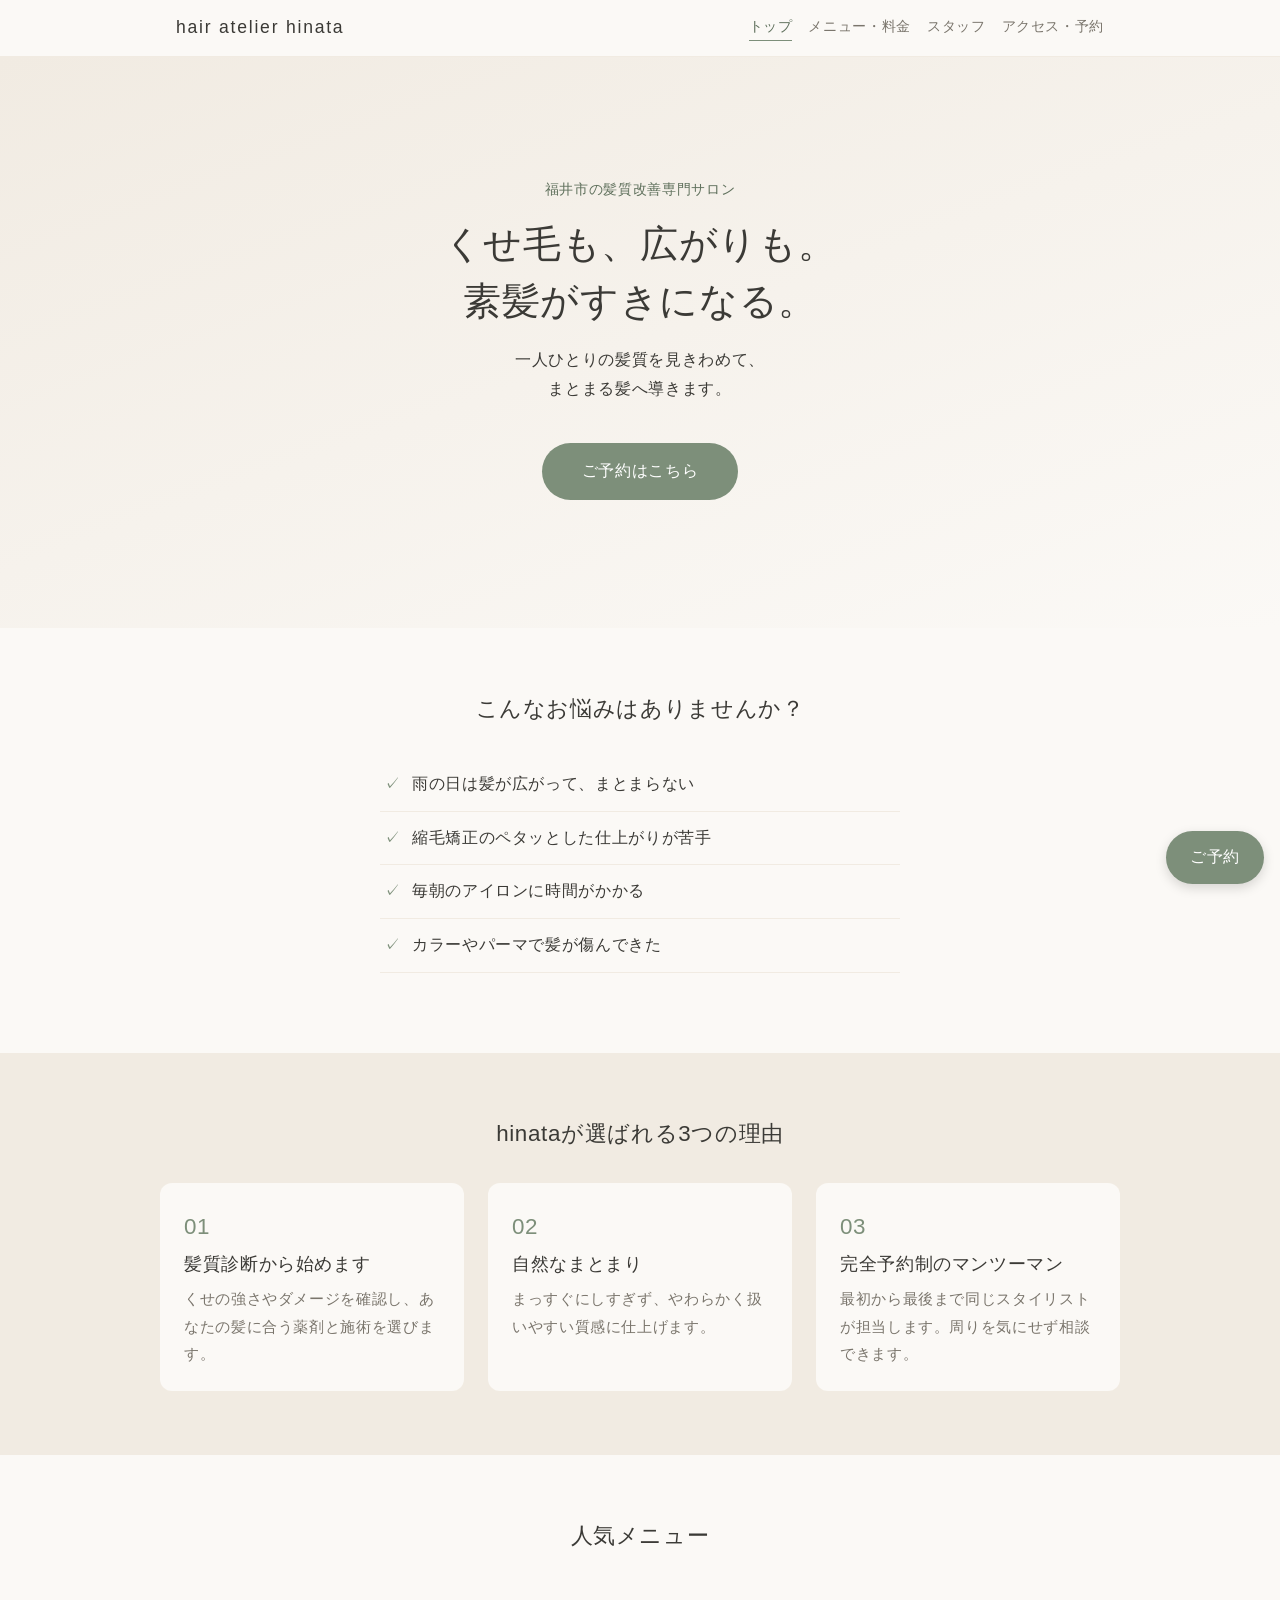
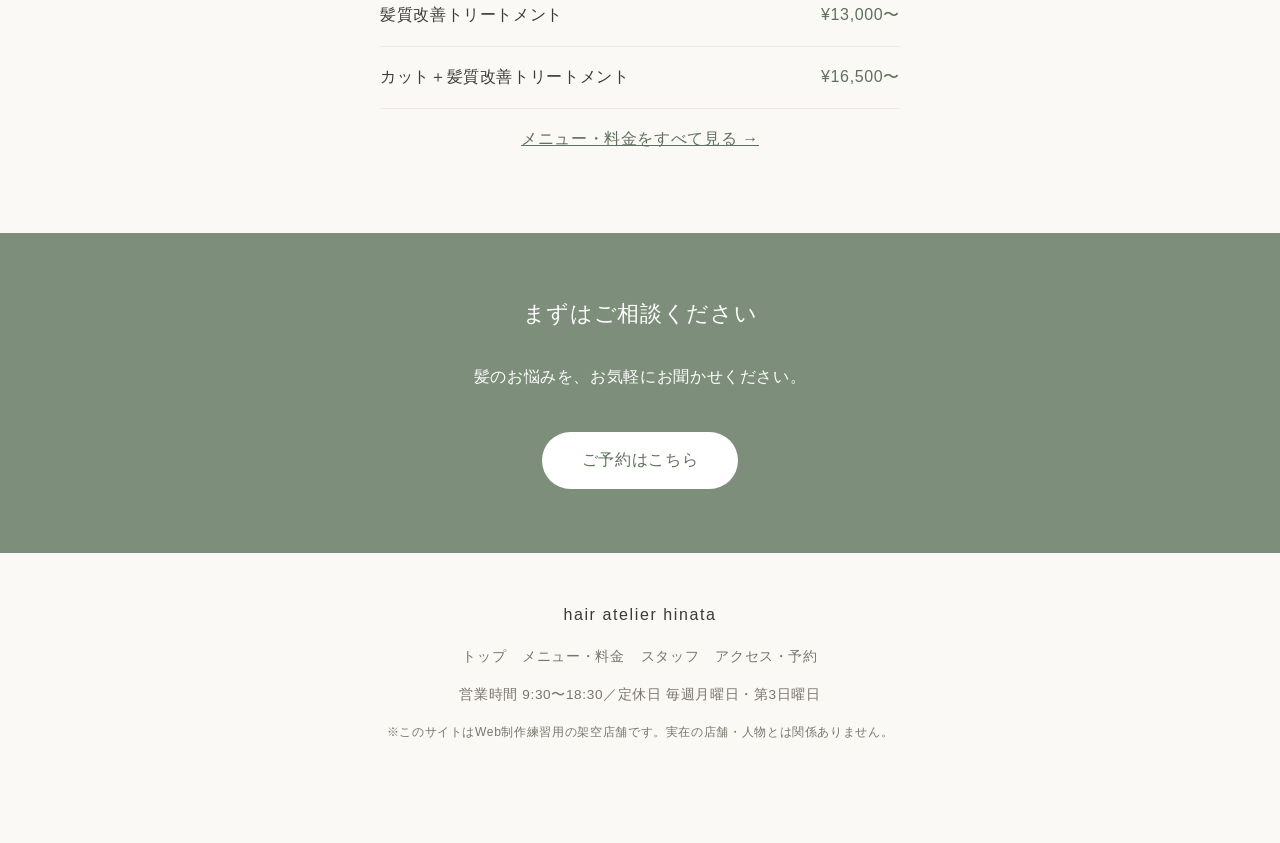
<file: index.html>
<!DOCTYPE html>
<html lang="ja">
<head>
  <!-- head：ページの設定。画面には表示されない -->
  <meta charset="UTF-8">
  <meta name="viewport" content="width=device-width, initial-scale=1">
  <!-- 練習用の架空店舗なので、検索結果に出さない -->
  <meta name="robots" content="noindex">
  <title>hair atelier hinata｜福井市の髪質改善専門サロン（練習用）</title>
  <meta name="description" content="福井市の髪質改善専門サロン hair atelier hinata（練習用の架空店舗）。くせ毛・広がりのお悩みに、完全予約制のマンツーマンで向き合います。">
  <link rel="stylesheet" href="css/style.css">
  <!-- JavaScriptが動く環境だけ「js」の目印を付ける（動かない環境では最初から全部表示される） -->
  <script>document.documentElement.classList.add('js');</script>
  <script src="js/main.js" defer></script>
</head>
<body>
  <!-- body：画面に表示される中身 -->

  <!-- ===== 共通ヘッダー（全ページ同じ。aria-current だけページごとに変える） ===== -->
  <header class="site-header">
    <div class="header-inner">
      <a href="index.html" class="logo">hair atelier hinata</a>
      <!-- スマホだけ表示するメニューボタン（三本線＝ハンバーガー） -->
      <button class="menu-toggle" type="button" aria-expanded="false" aria-controls="site-nav" aria-label="メニューを開く">
        <span></span>
      </button>
      <nav class="nav" id="site-nav">
        <a href="index.html" aria-current="page">トップ</a>
        <a href="menu.html">メニュー・料金</a>
        <a href="staff.html">スタッフ</a>
        <a href="access.html">アクセス・予約</a>
      </nav>
    </div>
  </header>

  <main>
    <!-- 最初に目に入るエリア（ファーストビュー） -->
    <section class="hero">
      <!-- 背景のスライドショー（今は色付きの枠。写真に差し替え可） -->
      <div class="hero-slides" aria-hidden="true">
        <span></span><span></span><span></span>
      </div>
      <p class="hero-sub">福井市の髪質改善専門サロン</p>
      <h1>くせ毛も、広がりも。<br>素髪がすきになる。</h1>
      <p>一人ひとりの髪質を見きわめて、<br>まとまる髪へ導きます。</p>
      <a href="access.html" class="btn">ご予約はこちら</a>
    </section>

    <!-- お客様の悩みに共感するエリア -->
    <section class="section">
      <h2>こんなお悩みはありませんか？</h2>
      <ul class="worries fade-in">
        <li>雨の日は髪が広がって、まとまらない</li>
        <li>縮毛矯正のペタッとした仕上がりが苦手</li>
        <li>毎朝のアイロンに時間がかかる</li>
        <li>カラーやパーマで髪が傷んできた</li>
      </ul>
    </section>

    <!-- お店の強み -->
    <section class="section section-alt">
      <h2>hinataが選ばれる3つの理由</h2>
      <div class="features">
        <div class="feature slide-left">
          <p class="feature-num">01</p>
          <h3>髪質診断から始めます</h3>
          <p>くせの強さやダメージを確認し、あなたの髪に合う薬剤と施術を選びます。</p>
        </div>
        <div class="feature fade-in">
          <p class="feature-num">02</p>
          <h3>自然なまとまり</h3>
          <p>まっすぐにしすぎず、やわらかく扱いやすい質感に仕上げます。</p>
        </div>
        <div class="feature slide-right">
          <p class="feature-num">03</p>
          <h3>完全予約制のマンツーマン</h3>
          <p>最初から最後まで同じスタイリストが担当します。周りを気にせず相談できます。</p>
        </div>
      </div>
    </section>

    <!-- 人気メニューの抜粋 -->
    <section class="section">
      <h2>人気メニュー</h2>
      <div class="menu-pickup fade-in">
        <div class="menu-item">
          <span>髪質改善トリートメント</span>
          <span class="price">¥13,000〜</span>
        </div>
        <div class="menu-item">
          <span>カット＋髪質改善トリートメント</span>
          <span class="price">¥16,500〜</span>
        </div>
      </div>
      <p class="center"><a href="menu.html" class="link">メニュー・料金をすべて見る →</a></p>
    </section>

    <!-- 予約を促すエリア -->
    <section class="cta">
      <h2>まずはご相談ください</h2>
      <p>髪のお悩みを、お気軽にお聞かせください。</p>
      <a href="access.html" class="btn">ご予約はこちら</a>
    </section>
  </main>

  <!-- ===== 共通フッター（全ページ同じ） ===== -->
  <footer class="site-footer">
    <p class="footer-logo">hair atelier hinata</p>
    <nav class="footer-nav">
      <a href="index.html">トップ</a>
      <a href="menu.html">メニュー・料金</a>
      <a href="staff.html">スタッフ</a>
      <a href="access.html">アクセス・予約</a>
    </nav>
    <p>営業時間 9:30〜18:30／定休日 毎週月曜日・第3日曜日</p>
    <p class="notice">※このサイトはWeb制作練習用の架空店舗です。実在の店舗・人物とは関係ありません。</p>
  </footer>

  <!-- 画面の右下に常に表示する予約ボタン -->
  <a href="access.html" class="fixed-reserve">ご予約</a>
</body>
</html>
</file>
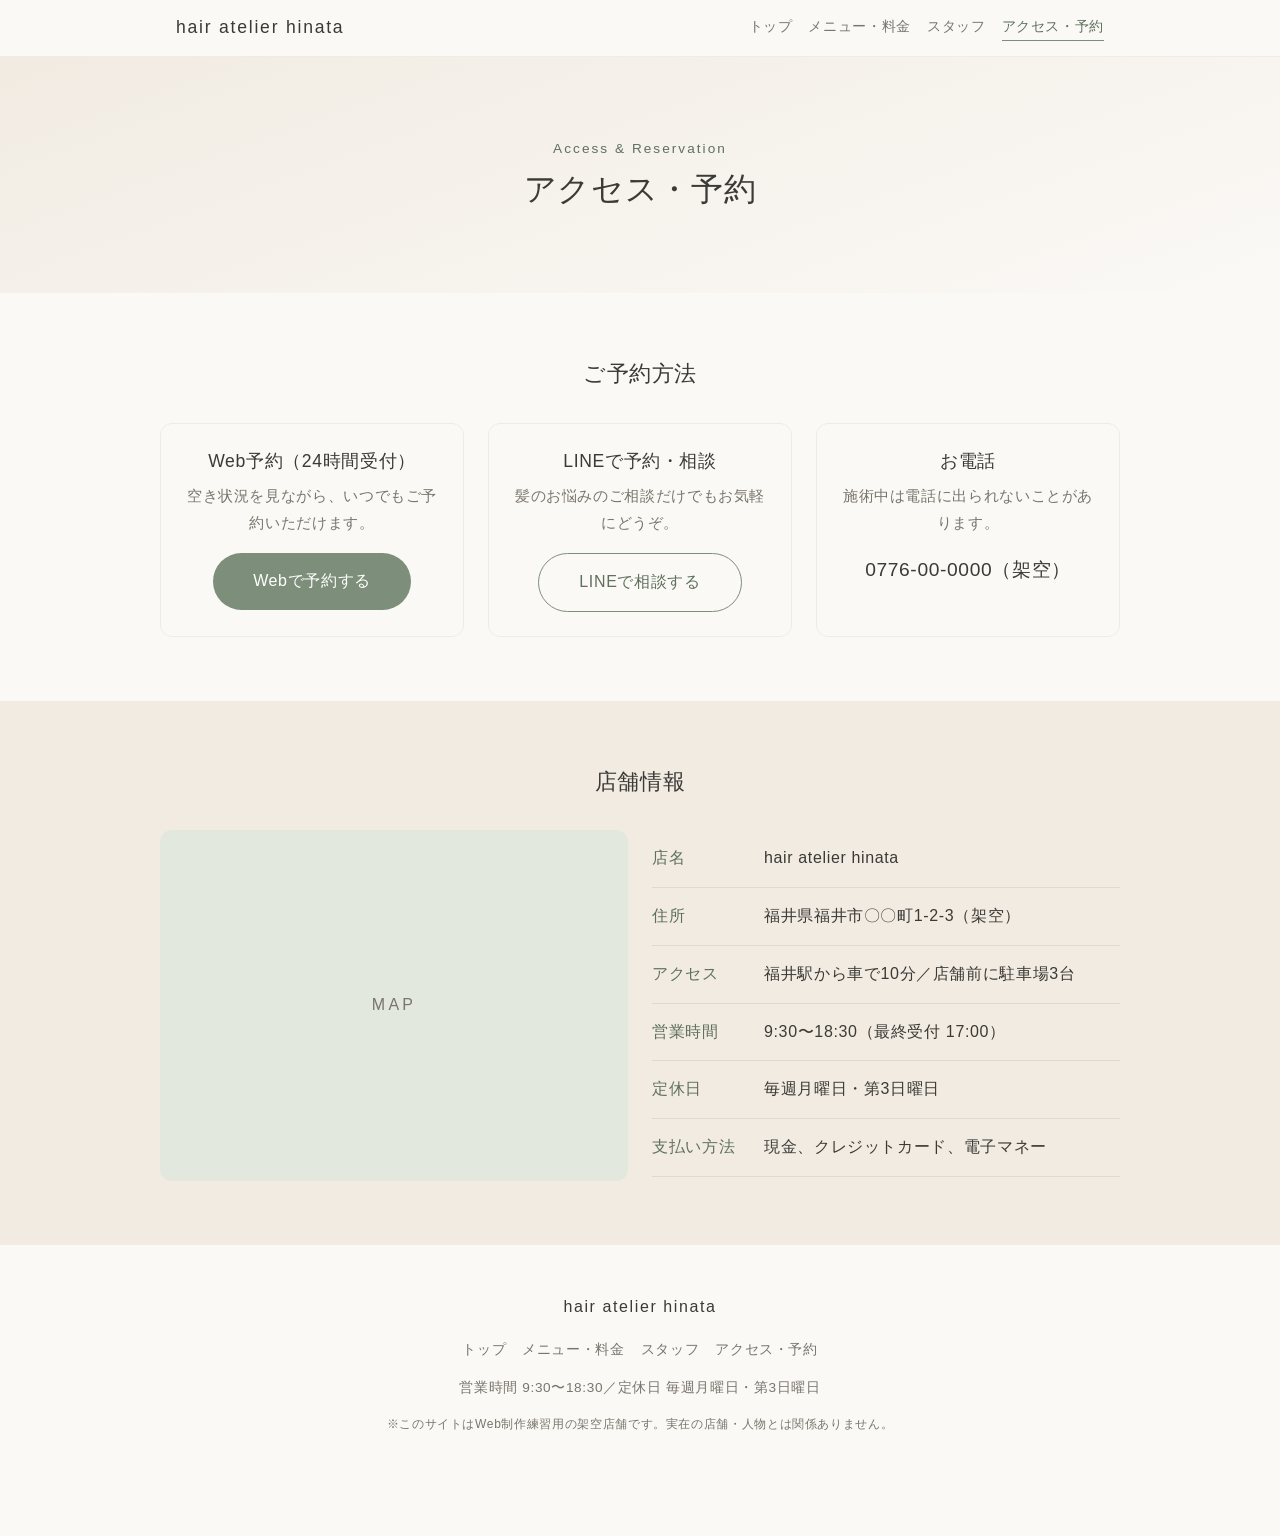
<file: access.html>
<!DOCTYPE html>
<html lang="ja">
<head>
  <meta charset="UTF-8">
  <meta name="viewport" content="width=device-width, initial-scale=1">
  <!-- 練習用の架空店舗なので、検索結果に出さない -->
  <meta name="robots" content="noindex">
  <title>アクセス・予約｜hair atelier hinata（練習用）</title>
  <meta name="description" content="hair atelier hinata（練習用の架空店舗）のアクセス、営業時間、ご予約方法のご案内です。">
  <link rel="stylesheet" href="css/style.css">
  <script>document.documentElement.classList.add('js');</script>
  <script src="js/main.js" defer></script>
</head>
<body>

  <!-- ===== 共通ヘッダー（全ページ同じ。aria-current だけページごとに変える） ===== -->
  <header class="site-header">
    <div class="header-inner">
      <a href="index.html" class="logo">hair atelier hinata</a>
      <button class="menu-toggle" type="button" aria-expanded="false" aria-controls="site-nav" aria-label="メニューを開く">
        <span></span>
      </button>
      <nav class="nav" id="site-nav">
        <a href="index.html">トップ</a>
        <a href="menu.html">メニュー・料金</a>
        <a href="staff.html">スタッフ</a>
        <a href="access.html" aria-current="page">アクセス・予約</a>
      </nav>
    </div>
  </header>

  <main>
    <section class="page-title">
      <p class="page-title-en">Access &amp; Reservation</p>
      <h1>アクセス・予約</h1>
    </section>

    <!-- 予約方法（このページの一番の目的なので先に置く） -->
    <section class="section">
      <h2>ご予約方法</h2>
      <div class="reserve-options">
        <div class="reserve-card fade-in">
          <h3>Web予約（24時間受付）</h3>
          <p>空き状況を見ながら、いつでもご予約いただけます。</p>
          <!-- 実際の店舗では、予約サービスのURLに差し替える -->
          <a href="#" class="btn">Webで予約する</a>
        </div>
        <div class="reserve-card fade-in">
          <h3>LINEで予約・相談</h3>
          <p>髪のお悩みのご相談だけでもお気軽にどうぞ。</p>
          <a href="#" class="btn btn-outline">LINEで相談する</a>
        </div>
        <div class="reserve-card fade-in">
          <h3>お電話</h3>
          <p>施術中は電話に出られないことがあります。</p>
          <!-- 架空の番号なので、電話をかけるリンクにはしない -->
          <p class="tel">0776-00-0000（架空）</p>
        </div>
      </div>
    </section>

    <!-- 店舗情報 -->
    <section class="section section-alt">
      <h2>店舗情報</h2>
      <div class="shop-info fade-in">
        <!-- 地図の代わりの枠（実際の店舗ではGoogleマップを埋め込む） -->
        <div class="map-placeholder" aria-hidden="true">MAP</div>
        <dl class="info-table">
          <div class="info-row">
            <dt>店名</dt>
            <dd>hair atelier hinata</dd>
          </div>
          <div class="info-row">
            <dt>住所</dt>
            <dd>福井県福井市〇〇町1-2-3（架空）</dd>
          </div>
          <div class="info-row">
            <dt>アクセス</dt>
            <dd>福井駅から車で10分／店舗前に駐車場3台</dd>
          </div>
          <div class="info-row">
            <dt>営業時間</dt>
            <dd>9:30〜18:30（最終受付 17:00）</dd>
          </div>
          <div class="info-row">
            <dt>定休日</dt>
            <dd>毎週月曜日・第3日曜日</dd>
          </div>
          <div class="info-row">
            <dt>支払い方法</dt>
            <dd>現金、クレジットカード、電子マネー</dd>
          </div>
        </dl>
      </div>
    </section>
  </main>

  <!-- ===== 共通フッター（全ページ同じ） ===== -->
  <footer class="site-footer">
    <p class="footer-logo">hair atelier hinata</p>
    <nav class="footer-nav">
      <a href="index.html">トップ</a>
      <a href="menu.html">メニュー・料金</a>
      <a href="staff.html">スタッフ</a>
      <a href="access.html">アクセス・予約</a>
    </nav>
    <p>営業時間 9:30〜18:30／定休日 毎週月曜日・第3日曜日</p>
    <p class="notice">※このサイトはWeb制作練習用の架空店舗です。実在の店舗・人物とは関係ありません。</p>
  </footer>
</body>
</html>
</file>
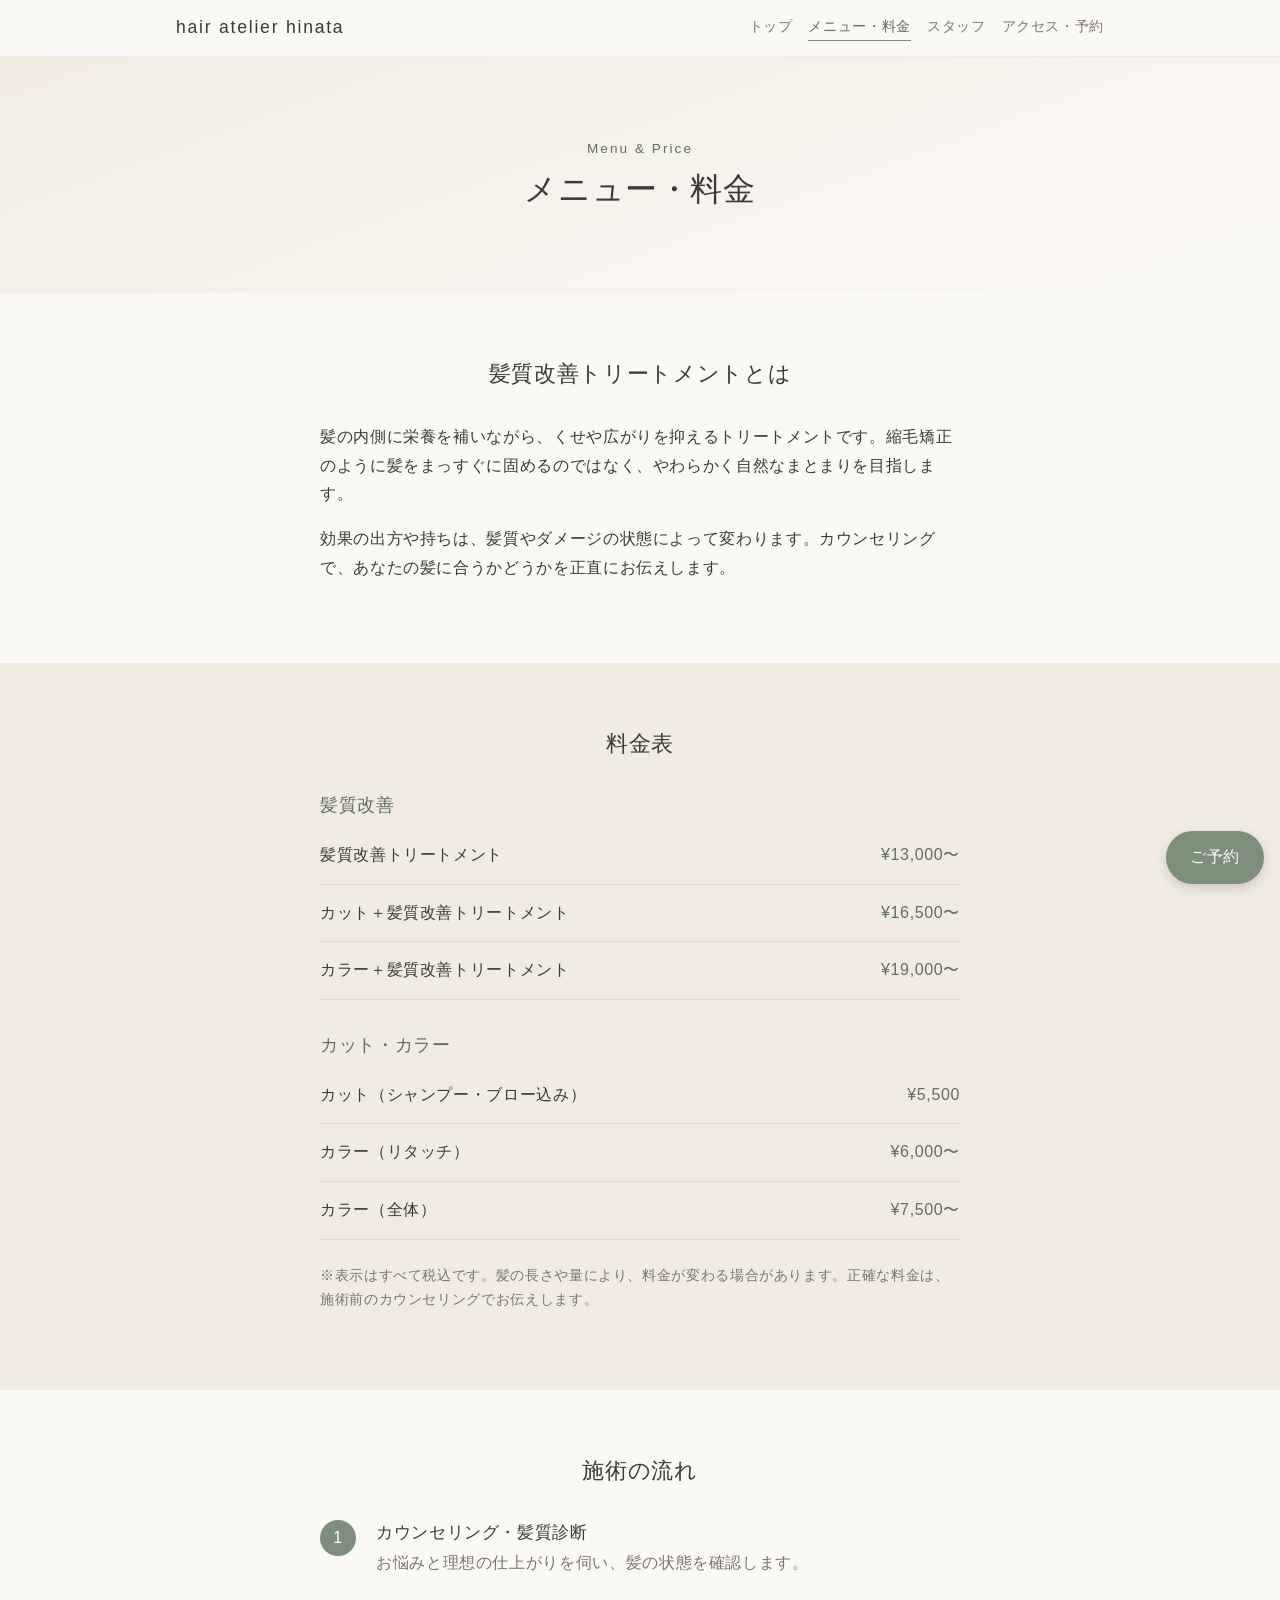
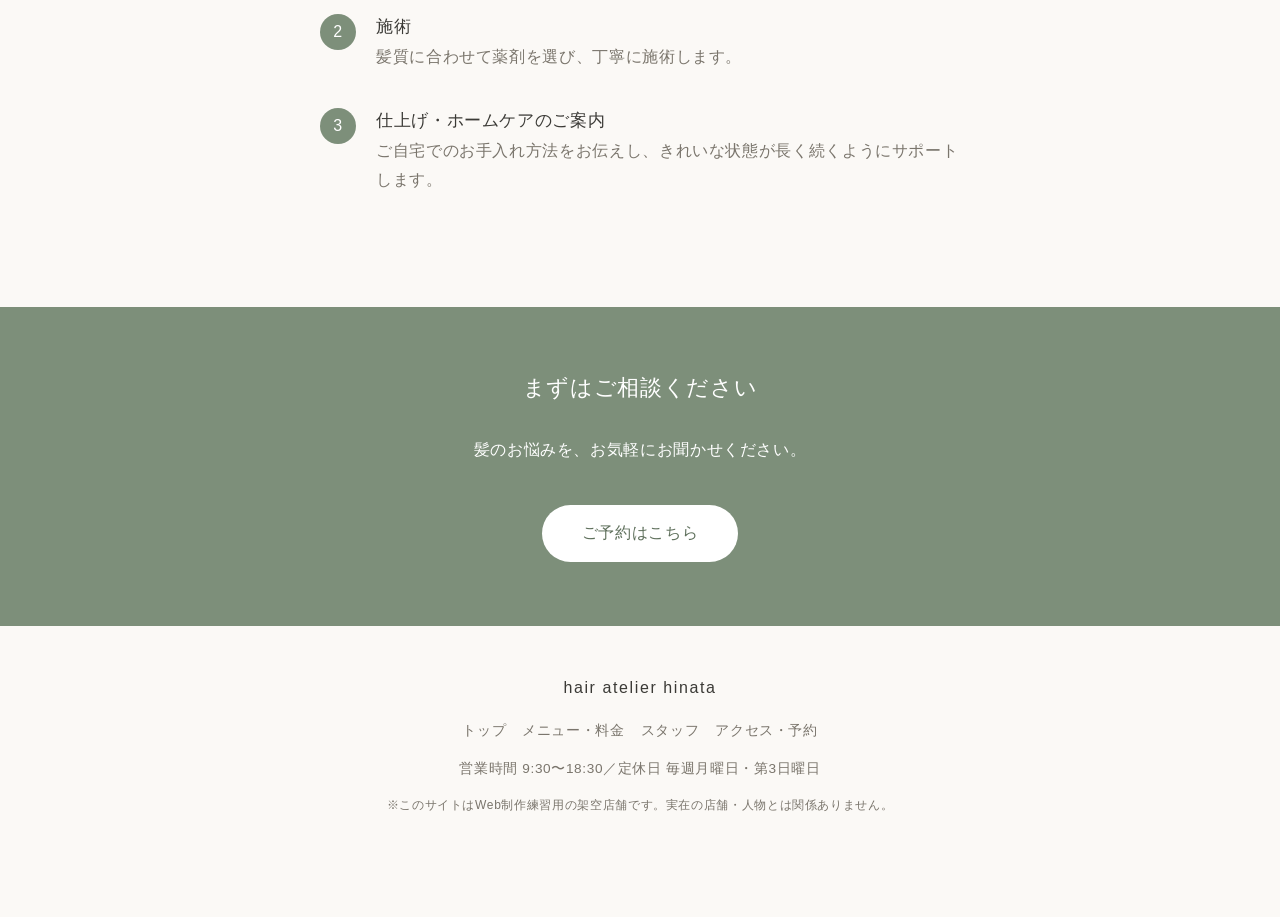
<file: menu.html>
<!DOCTYPE html>
<html lang="ja">
<head>
  <meta charset="UTF-8">
  <meta name="viewport" content="width=device-width, initial-scale=1">
  <!-- 練習用の架空店舗なので、検索結果に出さない -->
  <meta name="robots" content="noindex">
  <title>メニュー・料金｜hair atelier hinata（練習用）</title>
  <meta name="description" content="hair atelier hinata（練習用の架空店舗）のメニューと料金。髪質改善トリートメントの内容と施術の流れをご紹介します。">
  <link rel="stylesheet" href="css/style.css">
  <script>document.documentElement.classList.add('js');</script>
  <script src="js/main.js" defer></script>
</head>
<body>

  <!-- ===== 共通ヘッダー（全ページ同じ。aria-current だけページごとに変える） ===== -->
  <header class="site-header">
    <div class="header-inner">
      <a href="index.html" class="logo">hair atelier hinata</a>
      <button class="menu-toggle" type="button" aria-expanded="false" aria-controls="site-nav" aria-label="メニューを開く">
        <span></span>
      </button>
      <nav class="nav" id="site-nav">
        <a href="index.html">トップ</a>
        <a href="menu.html" aria-current="page">メニュー・料金</a>
        <a href="staff.html">スタッフ</a>
        <a href="access.html">アクセス・予約</a>
      </nav>
    </div>
  </header>

  <main>
    <!-- ページの見出し -->
    <section class="page-title">
      <p class="page-title-en">Menu &amp; Price</p>
      <h1>メニュー・料金</h1>
    </section>

    <!-- 髪質改善の説明（予約前の不安を減らす） -->
    <section class="section">
      <h2>髪質改善トリートメントとは</h2>
      <div class="text-block fade-in">
        <p>髪の内側に栄養を補いながら、くせや広がりを抑えるトリートメントです。縮毛矯正のように髪をまっすぐに固めるのではなく、やわらかく自然なまとまりを目指します。</p>
        <p>効果の出方や持ちは、髪質やダメージの状態によって変わります。カウンセリングで、あなたの髪に合うかどうかを正直にお伝えします。</p>
      </div>
    </section>

    <!-- 料金表 -->
    <section class="section section-alt">
      <h2>料金表</h2>
      <div class="price-list fade-in">
        <h3>髪質改善</h3>
        <dl>
          <div class="price-row">
            <dt>髪質改善トリートメント</dt>
            <dd>¥13,000〜</dd>
          </div>
          <div class="price-row">
            <dt>カット＋髪質改善トリートメント</dt>
            <dd>¥16,500〜</dd>
          </div>
          <div class="price-row">
            <dt>カラー＋髪質改善トリートメント</dt>
            <dd>¥19,000〜</dd>
          </div>
        </dl>

        <h3>カット・カラー</h3>
        <dl>
          <div class="price-row">
            <dt>カット（シャンプー・ブロー込み）</dt>
            <dd>¥5,500</dd>
          </div>
          <div class="price-row">
            <dt>カラー（リタッチ）</dt>
            <dd>¥6,000〜</dd>
          </div>
          <div class="price-row">
            <dt>カラー（全体）</dt>
            <dd>¥7,500〜</dd>
          </div>
        </dl>
        <p class="price-note">※表示はすべて税込です。髪の長さや量により、料金が変わる場合があります。正確な料金は、施術前のカウンセリングでお伝えします。</p>
      </div>
    </section>

    <!-- 施術の流れ（初めての人の不安を減らす） -->
    <section class="section">
      <h2>施術の流れ</h2>
      <ol class="flow">
        <li class="fade-in">
          <h3>カウンセリング・髪質診断</h3>
          <p>お悩みと理想の仕上がりを伺い、髪の状態を確認します。</p>
        </li>
        <li class="fade-in">
          <h3>施術</h3>
          <p>髪質に合わせて薬剤を選び、丁寧に施術します。</p>
        </li>
        <li class="fade-in">
          <h3>仕上げ・ホームケアのご案内</h3>
          <p>ご自宅でのお手入れ方法をお伝えし、きれいな状態が長く続くようにサポートします。</p>
        </li>
      </ol>
    </section>

    <!-- 予約を促すエリア -->
    <section class="cta">
      <h2>まずはご相談ください</h2>
      <p>髪のお悩みを、お気軽にお聞かせください。</p>
      <a href="access.html" class="btn">ご予約はこちら</a>
    </section>
  </main>

  <!-- ===== 共通フッター（全ページ同じ） ===== -->
  <footer class="site-footer">
    <p class="footer-logo">hair atelier hinata</p>
    <nav class="footer-nav">
      <a href="index.html">トップ</a>
      <a href="menu.html">メニュー・料金</a>
      <a href="staff.html">スタッフ</a>
      <a href="access.html">アクセス・予約</a>
    </nav>
    <p>営業時間 9:30〜18:30／定休日 毎週月曜日・第3日曜日</p>
    <p class="notice">※このサイトはWeb制作練習用の架空店舗です。実在の店舗・人物とは関係ありません。</p>
  </footer>

  <a href="access.html" class="fixed-reserve">ご予約</a>
</body>
</html>
</file>
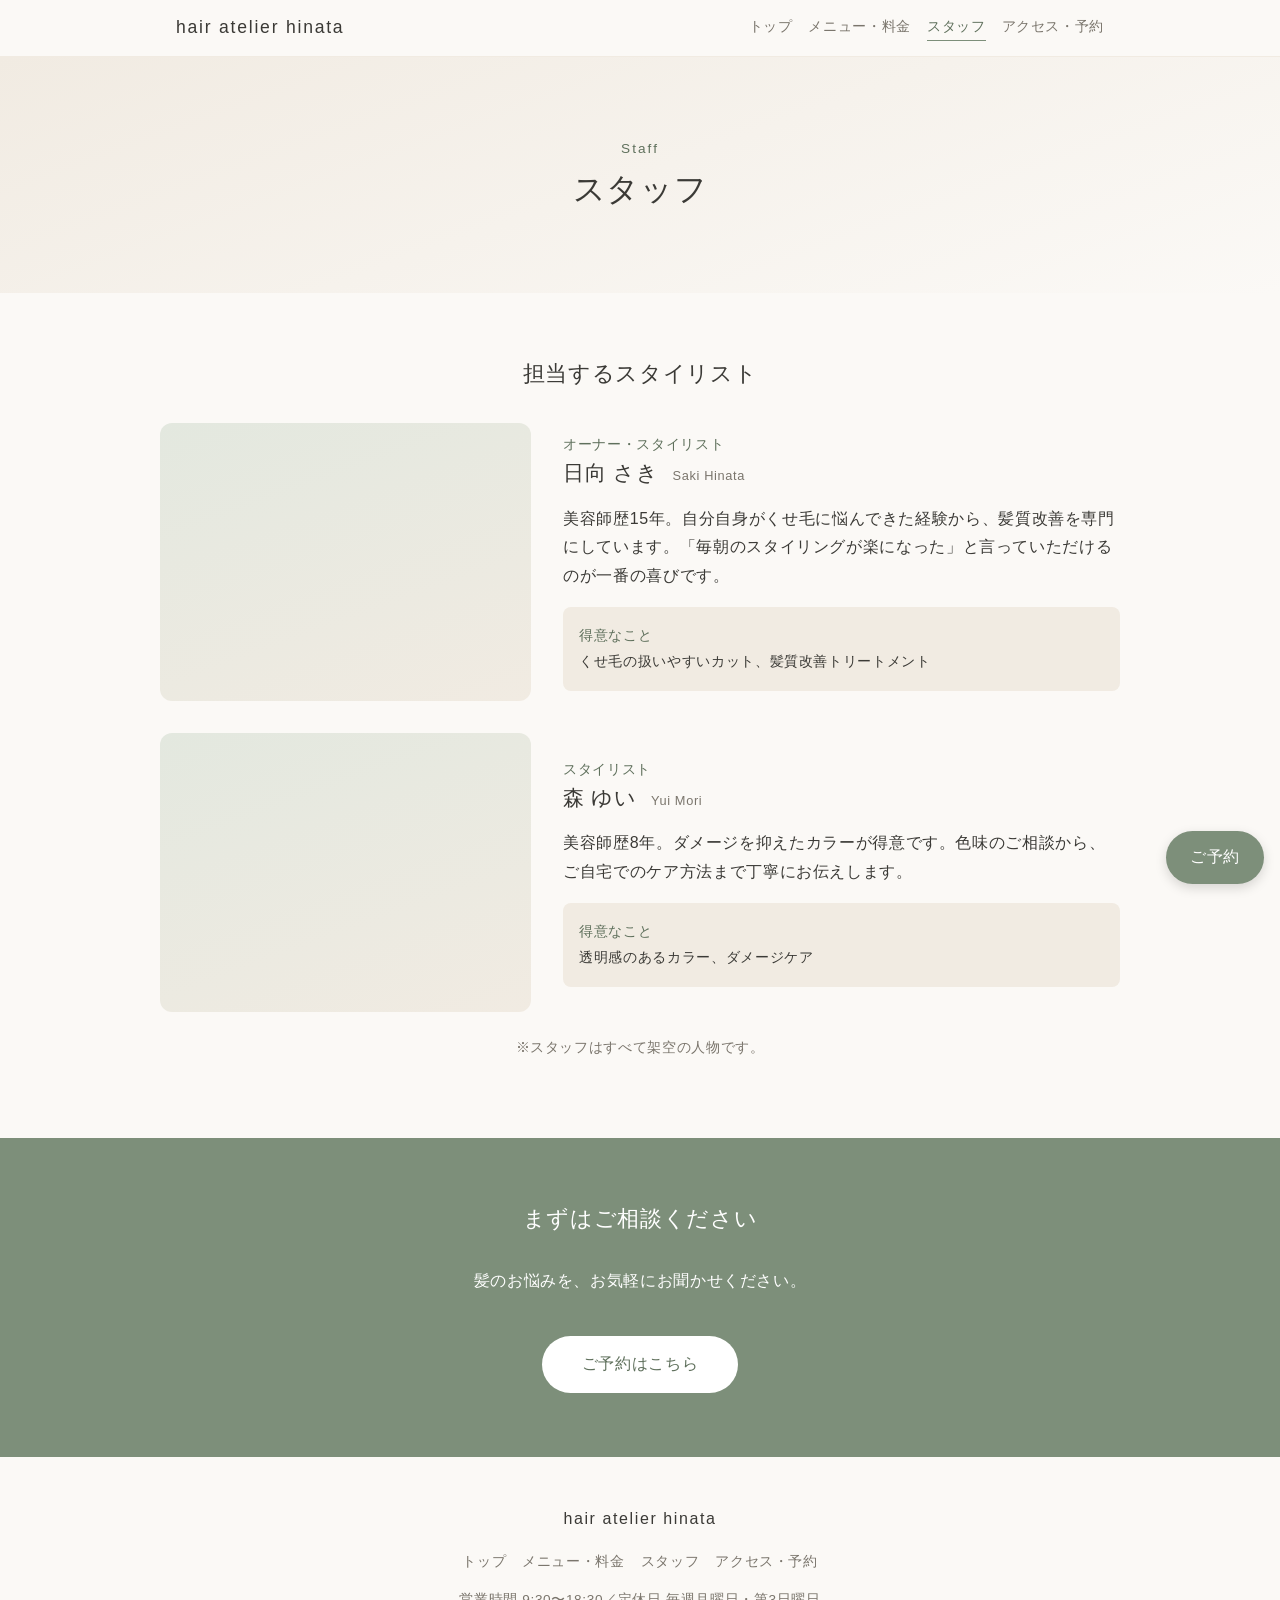
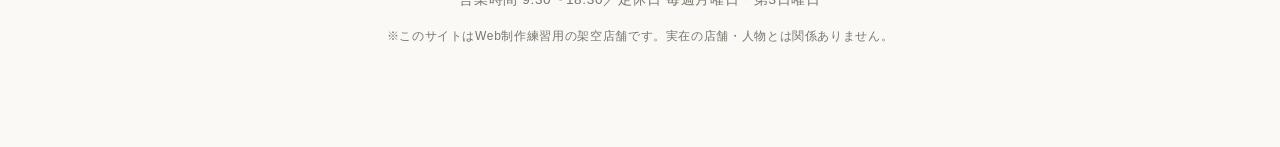
<file: staff.html>
<!DOCTYPE html>
<html lang="ja">
<head>
  <meta charset="UTF-8">
  <meta name="viewport" content="width=device-width, initial-scale=1">
  <!-- 練習用の架空店舗なので、検索結果に出さない -->
  <meta name="robots" content="noindex">
  <title>スタッフ｜hair atelier hinata（練習用）</title>
  <meta name="description" content="hair atelier hinata（練習用の架空店舗）のスタッフ紹介。髪質改善を担当するスタイリストをご紹介します。">
  <link rel="stylesheet" href="css/style.css">
  <script>document.documentElement.classList.add('js');</script>
  <script src="js/main.js" defer></script>
</head>
<body>

  <!-- ===== 共通ヘッダー（全ページ同じ。aria-current だけページごとに変える） ===== -->
  <header class="site-header">
    <div class="header-inner">
      <a href="index.html" class="logo">hair atelier hinata</a>
      <button class="menu-toggle" type="button" aria-expanded="false" aria-controls="site-nav" aria-label="メニューを開く">
        <span></span>
      </button>
      <nav class="nav" id="site-nav">
        <a href="index.html">トップ</a>
        <a href="menu.html">メニュー・料金</a>
        <a href="staff.html" aria-current="page">スタッフ</a>
        <a href="access.html">アクセス・予約</a>
      </nav>
    </div>
  </header>

  <main>
    <section class="page-title">
      <p class="page-title-en">Staff</p>
      <h1>スタッフ</h1>
    </section>

    <section class="section">
      <h2>担当するスタイリスト</h2>
      <div class="staff-list">
        <!-- スタッフ1人分のカード（写真は今は色付きの枠） -->
        <article class="staff-card fade-in">
          <div class="staff-photo" aria-hidden="true"></div>
          <div class="staff-body">
            <p class="staff-role">オーナー・スタイリスト</p>
            <h3>日向 さき <span class="staff-name-en">Saki Hinata</span></h3>
            <p>美容師歴15年。自分自身がくせ毛に悩んできた経験から、髪質改善を専門にしています。「毎朝のスタイリングが楽になった」と言っていただけるのが一番の喜びです。</p>
            <dl class="staff-meta">
              <dt>得意なこと</dt>
              <dd>くせ毛の扱いやすいカット、髪質改善トリートメント</dd>
            </dl>
          </div>
        </article>

        <article class="staff-card fade-in">
          <div class="staff-photo" aria-hidden="true"></div>
          <div class="staff-body">
            <p class="staff-role">スタイリスト</p>
            <h3>森 ゆい <span class="staff-name-en">Yui Mori</span></h3>
            <p>美容師歴8年。ダメージを抑えたカラーが得意です。色味のご相談から、ご自宅でのケア方法まで丁寧にお伝えします。</p>
            <dl class="staff-meta">
              <dt>得意なこと</dt>
              <dd>透明感のあるカラー、ダメージケア</dd>
            </dl>
          </div>
        </article>
      </div>
      <p class="price-note center">※スタッフはすべて架空の人物です。</p>
    </section>

    <section class="cta">
      <h2>まずはご相談ください</h2>
      <p>髪のお悩みを、お気軽にお聞かせください。</p>
      <a href="access.html" class="btn">ご予約はこちら</a>
    </section>
  </main>

  <!-- ===== 共通フッター（全ページ同じ） ===== -->
  <footer class="site-footer">
    <p class="footer-logo">hair atelier hinata</p>
    <nav class="footer-nav">
      <a href="index.html">トップ</a>
      <a href="menu.html">メニュー・料金</a>
      <a href="staff.html">スタッフ</a>
      <a href="access.html">アクセス・予約</a>
    </nav>
    <p>営業時間 9:30〜18:30／定休日 毎週月曜日・第3日曜日</p>
    <p class="notice">※このサイトはWeb制作練習用の架空店舗です。実在の店舗・人物とは関係ありません。</p>
  </footer>

  <a href="access.html" class="fixed-reserve">ご予約</a>
</body>
</html>
</file>
<file: css/style.css>
/* =========================================
   色やサイズをまとめて決めておく（変数）
   ここを変えると、サイト全体の色が変わる
   ========================================= */
:root {
  --color-bg: #fbf9f6;      /* 背景：やわらかい白 */
  --color-alt: #f1ebe2;     /* 背景2：ベージュ */
  --color-main: #7d8f7a;    /* メイン：くすみグリーン */
  --color-main-dark: #5f705c;
  --color-text: #3b3a36;    /* 文字：真っ黒より少しやわらかい色 */
  --color-sub: #7a756c;     /* 補足の文字 */
  --max-width: 960px;       /* PCで横に広がりすぎないための上限 */
}

/* =========================================
   全体の基本設定
   ========================================= */
* {
  box-sizing: border-box;   /* 幅の計算を分かりやすくするおまじない */
}

body {
  margin: 0;
  background: var(--color-bg);
  color: var(--color-text);
  font-family: "Hiragino Sans", "Hiragino Kaku Gothic ProN", "Noto Sans JP", sans-serif;
  line-height: 1.8;
  letter-spacing: 0.04em;
}

h1, h2, h3 {
  font-weight: 500;
  line-height: 1.5;
}

a {
  color: inherit;
}

/* =========================================
   ヘッダー（ロゴとメニュー）
   ========================================= */
.site-header {
  position: sticky;         /* スクロールしても画面の上に残る */
  top: 0;
  z-index: 20;
  background: rgba(251, 249, 246, 0.95);
  border-bottom: 1px solid var(--color-alt);
}

.header-inner {
  display: flex;
  flex-wrap: wrap;
  align-items: center;
  justify-content: space-between;
  gap: 8px 24px;
  padding: 12px 16px;
  max-width: var(--max-width);
  margin: 0 auto;
}

.logo {
  font-size: 1.1rem;
  text-decoration: none;
  letter-spacing: 0.1em;
}

.nav {
  display: flex;
  flex-wrap: wrap;
  gap: 4px 16px;
  font-size: 0.9rem;
}

.nav a {
  text-decoration: none;
  color: var(--color-sub);
}

.nav a:hover,
.nav a[aria-current="page"] {   /* 今いるページのリンクを目立たせる */
  color: var(--color-main-dark);
}

.nav a[aria-current="page"] {
  border-bottom: 1px solid var(--color-main);
}

/* メニューボタン：JavaScriptが動くスマホのときだけ表示する */
.menu-toggle {
  display: none;
  width: 44px;              /* 指で押しやすい大きさ */
  height: 44px;
  padding: 0;
  background: none;
  border: none;
  cursor: pointer;
}

/* 三本線は、真ん中の線（span）＋上下の線（::before と ::after）で描く */
.menu-toggle span,
.menu-toggle span::before,
.menu-toggle span::after {
  display: block;
  width: 24px;
  height: 2px;
  margin: 0 auto;
  background: var(--color-text);
  transition: transform 0.3s, background 0.3s;
}

.menu-toggle span {
  position: relative;
}

.menu-toggle span::before,
.menu-toggle span::after {
  content: "";
  position: absolute;
  left: 0;
}

.menu-toggle span::before { top: -7px; }
.menu-toggle span::after  { top: 7px; }

/* 開いているときは三本線を「×」に変える */
.menu-toggle[aria-expanded="true"] span {
  background: transparent;
}

.menu-toggle[aria-expanded="true"] span::before {
  transform: translateY(7px) rotate(45deg);
}

.menu-toggle[aria-expanded="true"] span::after {
  transform: translateY(-7px) rotate(-45deg);
}

/* スマホ（767px以下）かつJavaScriptが動くとき：メニューを畳む */
@media (max-width: 767px) {
  .js .menu-toggle {
    display: block;
  }

  .js .nav {
    display: none;
    width: 100%;
    flex-direction: column;
    padding: 8px 0 16px;
  }

  .js .nav.is-open {
    display: flex;
  }

  .js .nav a {
    padding: 12px 4px;
    border-bottom: 1px solid var(--color-alt);
  }
}

/* =========================================
   ファーストビュー
   ========================================= */
.hero {
  padding: 72px 16px 80px;
  text-align: center;
  background: linear-gradient(160deg, var(--color-alt), var(--color-bg));
}

.hero-sub {
  color: var(--color-main-dark);
  font-size: 0.9rem;
  margin: 0;
}

.hero h1 {
  font-size: 1.8rem;
  margin: 12px 0 16px;
}

/* =========================================
   予約ボタン
   ========================================= */
.btn {
  display: inline-block;
  margin-top: 24px;
  padding: 14px 40px;
  background: var(--color-main);
  color: #fff;
  text-decoration: none;
  border-radius: 999px;     /* 角を丸くする */
  transition: background 0.2s;
}

.btn:hover {
  background: var(--color-main-dark);
}

/* =========================================
   各セクション共通
   ========================================= */
.section {
  padding: 64px 16px;
}

.section > * {
  max-width: var(--max-width);
  margin-left: auto;
  margin-right: auto;
}

.section h2,
.cta h2 {
  text-align: center;
  font-size: 1.4rem;
  margin-top: 0;
  margin-bottom: 32px;
}

.section-alt {
  background: var(--color-alt);
}

.center {
  text-align: center;
}

.link {
  color: var(--color-main-dark);
}

/* お悩みリスト */
.worries {
  list-style: none;
  padding: 0;
  max-width: 520px;
}

.worries li {
  padding: 12px 0 12px 32px;
  border-bottom: 1px solid var(--color-alt);
  position: relative;
}

.worries li::before {
  content: "✓";
  position: absolute;
  left: 4px;
  color: var(--color-main);
}

/* 選ばれる理由（スマホでは縦に並ぶ） */
.features {
  display: grid;
  gap: 24px;
}

.feature {
  background: var(--color-bg);
  padding: 24px;
  border-radius: 12px;
}

.feature-num {
  color: var(--color-main);
  font-size: 1.4rem;
  margin: 0;
}

.feature h3 {
  margin: 4px 0 8px;
  font-size: 1.1rem;
}

.feature p:last-child {
  margin: 0;
  color: var(--color-sub);
  font-size: 0.95rem;
}

/* 人気メニュー */
.menu-pickup {
  max-width: 520px;
}

.menu-item {
  display: flex;
  justify-content: space-between;
  gap: 16px;
  padding: 16px 0;
  border-bottom: 1px solid var(--color-alt);
}

.price {
  white-space: nowrap;      /* 金額の途中で改行しない */
  color: var(--color-main-dark);
}

/* 予約を促すエリア */
.cta {
  padding: 64px 16px;
  text-align: center;
  background: var(--color-main);
  color: #fff;
}

.cta .btn {
  background: #fff;
  color: var(--color-main-dark);
}

/* =========================================
   フッター
   ========================================= */
.site-footer {
  padding: 32px 16px;
  text-align: center;
  font-size: 0.85rem;
  color: var(--color-sub);
}

.notice {
  font-size: 0.75rem;
}

.footer-logo {
  font-size: 1rem;
  letter-spacing: 0.1em;
  color: var(--color-text);
}

.footer-nav {
  display: flex;
  flex-wrap: wrap;
  justify-content: center;
  gap: 4px 16px;
}

.footer-nav a {
  text-decoration: none;
}

/* =========================================
   PC表示（画面の幅が768px以上のとき）
   スマホ用の設定を先に書き、PCで上書きする
   ========================================= */
@media (min-width: 768px) {
  .hero {
    padding: 120px 16px 128px;
  }

  .hero h1 {
    font-size: 2.4rem;
  }

  .features {
    grid-template-columns: repeat(3, 1fr);   /* 3列に並べる */
  }
}

/* =========================================
   ファーストビューの背景スライドショー（CSSだけで動かす）
   3枚を重ねて、順番に表示・非表示を切り替える
   ========================================= */
.hero {
  position: relative;       /* スライドを背景として重ねる基準 */
  overflow: hidden;
}

.hero > *:not(.hero-slides) {
  position: relative;       /* 文字をスライドより前に出す */
}

.hero-slides span {
  position: absolute;
  inset: 0;                 /* 親いっぱいに広げる */
  opacity: 0;
  animation: hero-fade 18s infinite;   /* 1周18秒（1枚あたり6秒） */
}

/* 今は色付きの枠。写真にするときは background を url(...) に変える */
.hero-slides span:nth-child(1) {
  background: linear-gradient(160deg, var(--color-alt), var(--color-bg));
}

.hero-slides span:nth-child(2) {
  background: linear-gradient(200deg, #e3e8df, var(--color-bg));
  animation-delay: 6s;
}

.hero-slides span:nth-child(3) {
  background: linear-gradient(120deg, #efe4d6, #f6f3ee);
  animation-delay: 12s;
}

@keyframes hero-fade {
  0%   { opacity: 0; transform: scale(1); }
  8%   { opacity: 1; }
  33%  { opacity: 1; }
  41%  { opacity: 0; transform: scale(1.06); }   /* 消えながら少しズーム */
  100% { opacity: 0; }
}

/* =========================================
   スクロールで表示（フェードイン・左右からスライドイン）
   .js が付いているとき（JavaScriptが動くとき）だけ最初に隠す
   ========================================= */
main {
  overflow-x: clip;         /* 横から入ってくる要素で横スクロールが出ないようにする */
}

.js .fade-in,
.js .slide-left,
.js .slide-right {
  opacity: 0;
  transition: opacity 0.8s ease, transform 0.8s ease;
}

.js .fade-in     { transform: translateY(24px); }
.js .slide-left  { transform: translateX(-40px); }
.js .slide-right { transform: translateX(40px); }

.js .is-visible {
  opacity: 1;
  transform: none;
}

/* =========================================
   画面に固定する予約ボタン
   スマホでは親指が届きやすい右下に置く
   ========================================= */
.fixed-reserve {
  position: fixed;
  right: 16px;
  bottom: 16px;
  z-index: 10;
  padding: 12px 24px;
  background: var(--color-main);
  color: #fff;
  text-decoration: none;
  border-radius: 999px;
  box-shadow: 0 4px 12px rgba(0, 0, 0, 0.15);
  transition: background 0.2s;
}

.fixed-reserve:hover {
  background: var(--color-main-dark);
}

/* ボタンがフッターの注意書きに重ならないよう、下に余白をとる */
.site-footer {
  padding-bottom: 88px;
}

/* =========================================
   動きを減らす設定の人には、アニメーションを止める
   （OSの「視差効果を減らす」などの設定に合わせる）
   ========================================= */
@media (prefers-reduced-motion: reduce) {
  .hero-slides span {
    animation: none;
  }

  .hero-slides span:nth-child(1) {
    opacity: 1;
  }

  .js .fade-in,
  .js .slide-left,
  .js .slide-right {
    opacity: 1;
    transform: none;
    transition: none;
  }
}

/* =========================================
   下層ページ（メニュー・スタッフ・アクセス）の共通部品
   ========================================= */

/* ページの見出し */
.page-title {
  padding: 56px 16px;
  text-align: center;
  background: linear-gradient(160deg, var(--color-alt), var(--color-bg));
}

.page-title-en {
  margin: 0;
  color: var(--color-main-dark);
  font-size: 0.85rem;
  letter-spacing: 0.15em;
}

.page-title h1 {
  margin: 4px 0 0;
  font-size: 1.6rem;
}

/* 文章のまとまり（読みやすい幅にする） */
.text-block {
  max-width: 640px;
}

/* =========================================
   メニュー・料金ページ
   ========================================= */
.price-list {
  max-width: 640px;
}

.price-list h3 {
  margin: 32px 0 8px;
  font-size: 1.1rem;
  color: var(--color-main-dark);
}

.price-list h3:first-child {
  margin-top: 0;
}

.price-list dl {
  margin: 0;
}

.price-row {
  display: flex;
  justify-content: space-between;
  gap: 16px;
  padding: 14px 0;
  border-bottom: 1px solid #e2d9cc;
}

.price-row dd {
  margin: 0;
  white-space: nowrap;      /* 金額の途中で改行しない */
  color: var(--color-main-dark);
}

.price-note {
  margin-top: 24px;
  font-size: 0.85rem;
  color: var(--color-sub);
}

/* 施術の流れ（番号付きの縦の流れ） */
.flow {
  list-style: none;
  padding: 0;
  max-width: 640px;
  counter-reset: step;      /* 番号を自動で数える準備 */
}

.flow li {
  position: relative;
  padding: 0 0 32px 56px;
  counter-increment: step;  /* 1つごとに番号を1増やす */
}

.flow li::before {
  content: counter(step);   /* 自動で数えた番号を表示 */
  position: absolute;
  left: 0;
  top: 0;
  width: 36px;
  height: 36px;
  border-radius: 50%;
  background: var(--color-main);
  color: #fff;
  text-align: center;
  line-height: 36px;
}

.flow h3 {
  margin: 4px 0 4px;
  font-size: 1.05rem;
}

.flow p {
  margin: 0;
  color: var(--color-sub);
}

@media (min-width: 768px) {
  .page-title {
    padding: 80px 16px;
  }

  .page-title h1 {
    font-size: 2rem;
  }
}

/* =========================================
   スタッフページ
   ========================================= */
.staff-list {
  display: grid;
  gap: 32px;
}

.staff-card {
  display: grid;
  gap: 16px;
}

/* 写真の代わりの枠（写真にするときは background を url(...) に変える） */
.staff-photo {
  aspect-ratio: 4 / 3;      /* 横4：縦3の比率を保つ */
  border-radius: 12px;
  background: linear-gradient(160deg, #e3e8df, var(--color-alt));
}

.staff-role {
  margin: 0;
  font-size: 0.85rem;
  color: var(--color-main-dark);
}

.staff-body h3 {
  margin: 0 0 8px;
  font-size: 1.3rem;
}

.staff-name-en {
  margin-left: 8px;
  font-size: 0.8rem;
  color: var(--color-sub);
}

.staff-meta {
  margin: 16px 0 0;
  padding: 16px;
  background: var(--color-alt);
  border-radius: 8px;
  font-size: 0.9rem;
}

.staff-meta dt {
  color: var(--color-main-dark);
}

.staff-meta dd {
  margin: 0;
}

@media (min-width: 768px) {
  .staff-card {
    grid-template-columns: 2fr 3fr;   /* PCでは写真と文章を横に並べる */
    align-items: center;
    gap: 32px;
  }
}

/* =========================================
   アクセス・予約ページ
   ========================================= */
.reserve-options {
  display: grid;
  gap: 24px;
}

.reserve-card {
  padding: 24px;
  border: 1px solid var(--color-alt);
  border-radius: 12px;
  text-align: center;
}

.reserve-card h3 {
  margin: 0 0 8px;
  font-size: 1.1rem;
}

.reserve-card p {
  margin: 0;
  color: var(--color-sub);
  font-size: 0.95rem;
}

.reserve-card .btn {
  margin-top: 16px;
}

/* 枠線だけのボタン（2番目の選択肢用） */
.btn-outline {
  background: transparent;
  color: var(--color-main-dark);
  border: 1px solid var(--color-main);
}

.btn-outline:hover {
  background: var(--color-main);
  color: #fff;
}

.reserve-card .tel {
  margin-top: 16px;
  font-size: 1.2rem;
  color: var(--color-text);
}

/* 店舗情報 */
.shop-info {
  display: grid;
  gap: 24px;
}

.map-placeholder {
  display: grid;
  place-items: center;      /* 中央に文字を置く */
  aspect-ratio: 4 / 3;
  border-radius: 12px;
  background: #e3e8df;
  color: var(--color-sub);
  letter-spacing: 0.2em;
}

.info-table {
  margin: 0;
}

.info-row {
  display: grid;
  grid-template-columns: 6em 1fr;   /* 左：項目名、右：内容 */
  gap: 16px;
  padding: 14px 0;
  border-bottom: 1px solid #e2d9cc;
}

.info-row dt {
  color: var(--color-main-dark);
}

.info-row dd {
  margin: 0;
}

@media (min-width: 768px) {
  .reserve-options {
    grid-template-columns: repeat(3, 1fr);
  }

  .shop-info {
    grid-template-columns: 1fr 1fr;
    align-items: start;
  }
}
</file>
